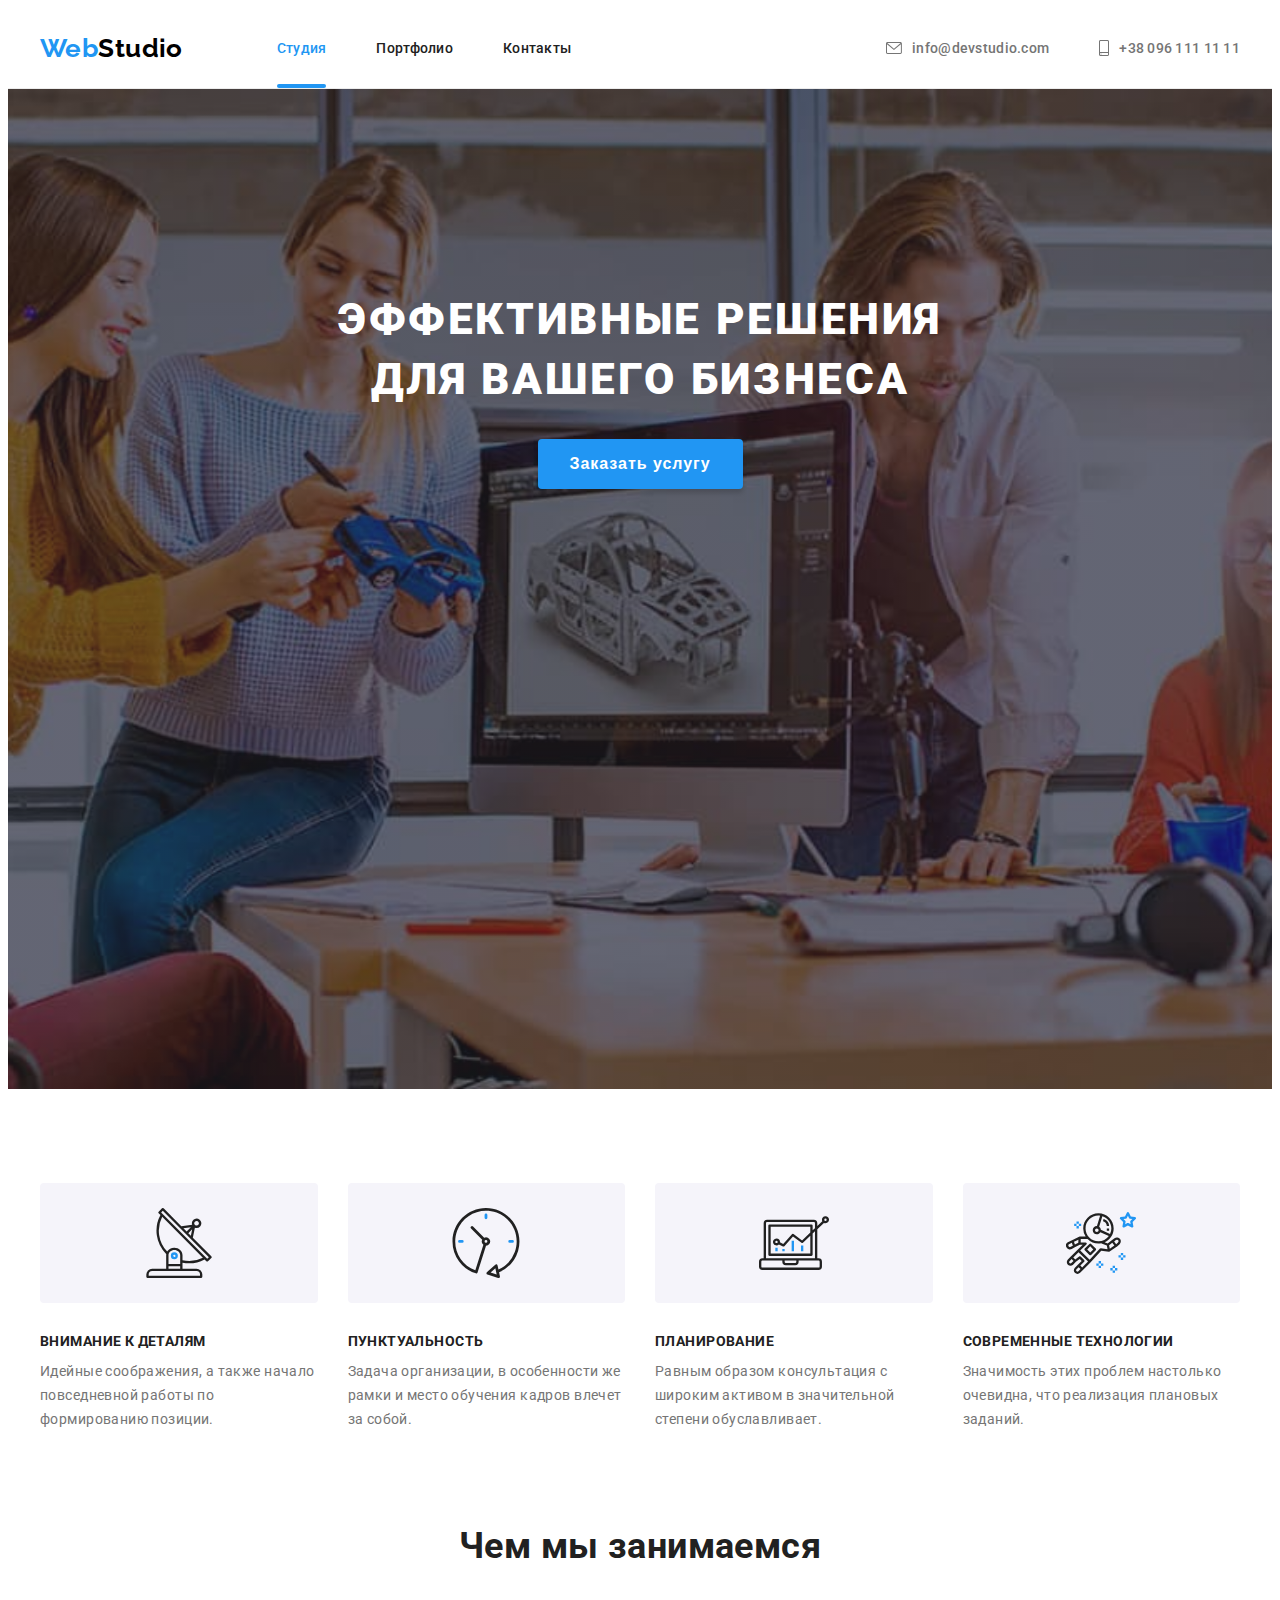
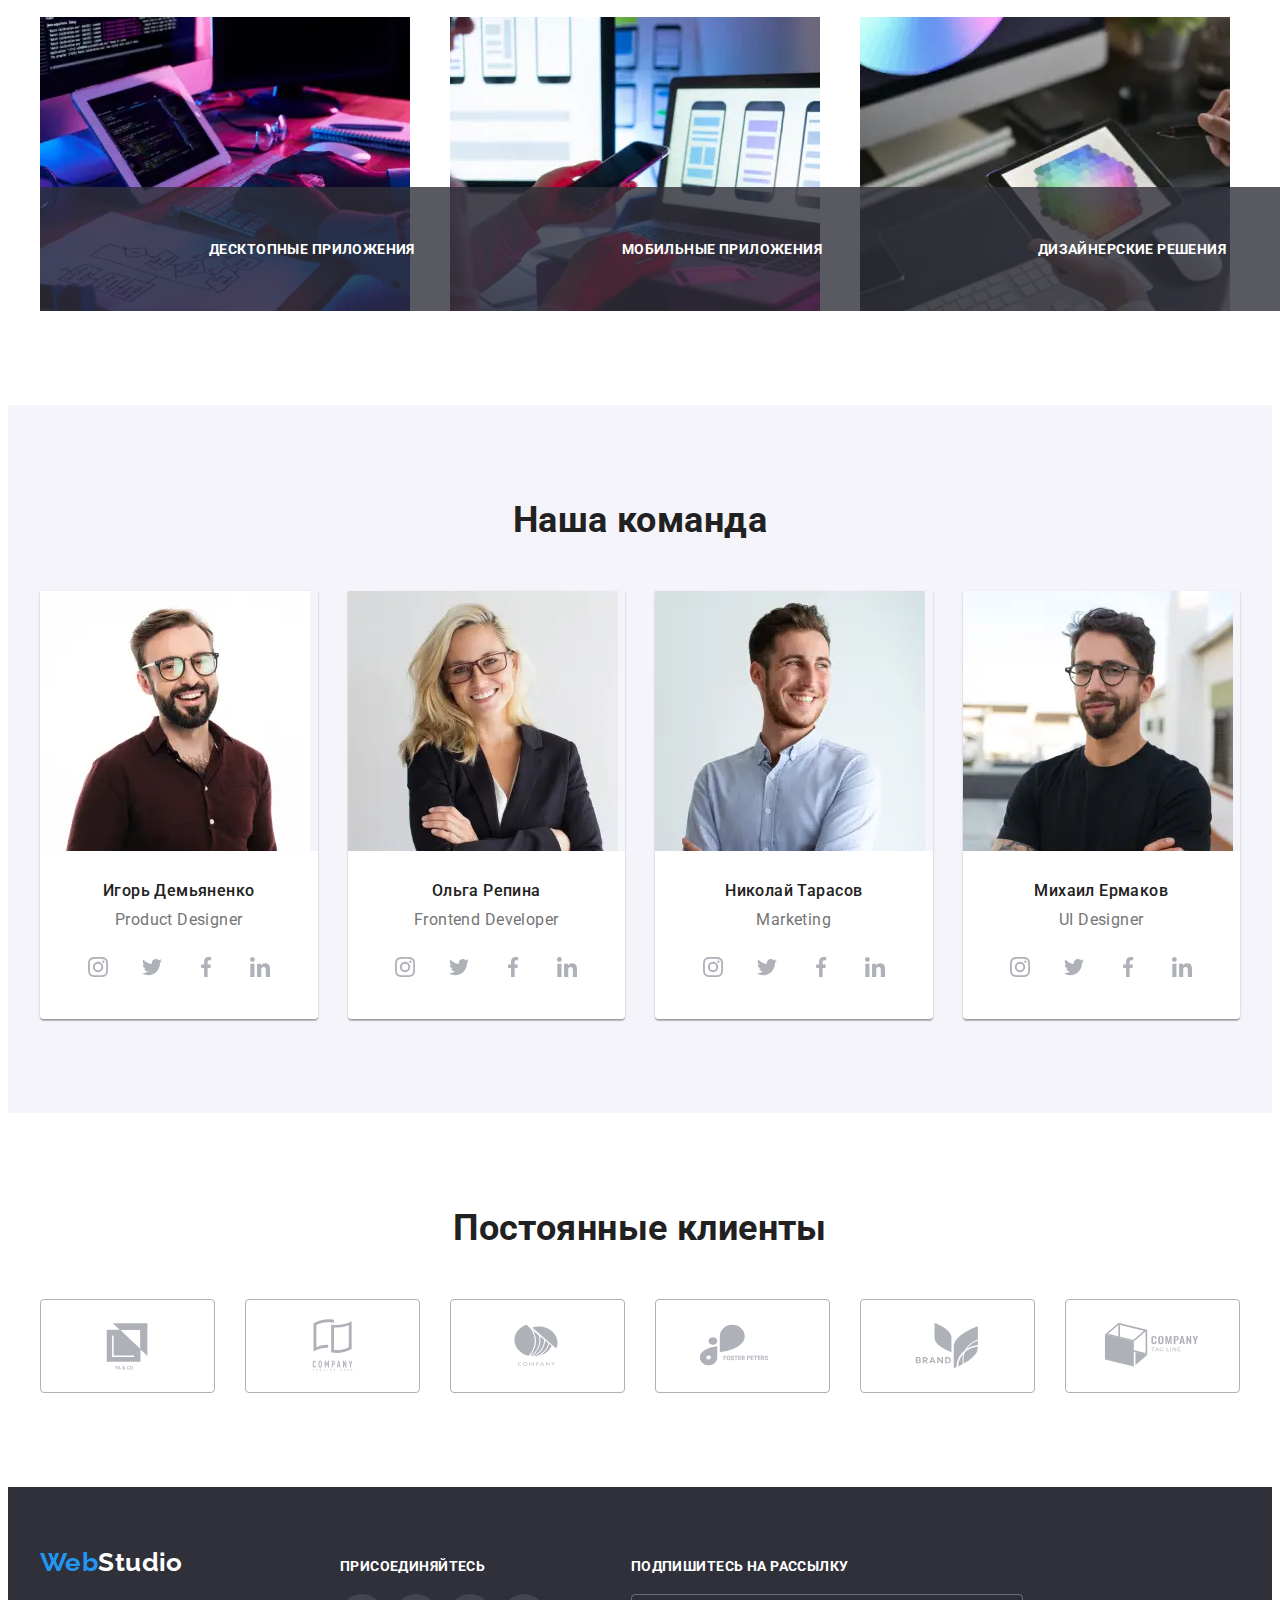
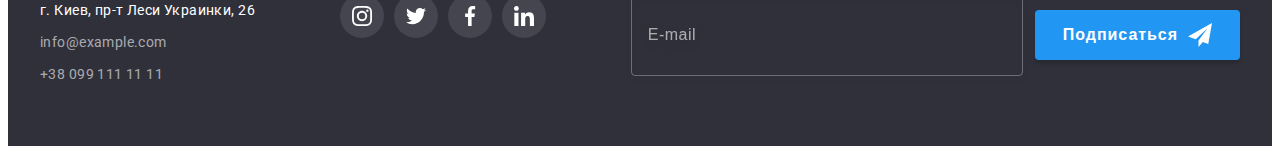
<file: index.html>
<!DOCTYPE html>
<html lang="ru">
<head>
    <meta charset="UTF-8">
    <meta http-equiv="X-UA-Compatible" content="IE=edge">
    <meta name="viewport" content="width=device-width, initial-scale=1.0">
    <title>WebStudio</title>
    <!-- FONTS -->
    <link rel="preconnect" href="https://fonts.gstatic.com">
    <link href="https://fonts.googleapis.com/css2?family=Raleway:wght@700&family=Roboto:wght@400;500;700;900&display=swap"
        rel="stylesheet">
    <!-- ANIMATION LIBRARY-->
    <link rel="stylesheet" href="https://cdnjs.cloudflare.com/ajax/libs/animate.css/4.1.1/animate.min.css">
    <!-- MODERN-NORMALIZE -->
    <link rel="stylesheet" href="https://cdnjs.cloudflare.com/ajax/libs/modern-normalize/1.0.0/modern-normalize.min.css"
        integrity="sha512-ISS7cAi1PEhQ8jnbJpJZMd29NlhNj4AWYyLOSp2CE/CsHxTCu+r+t0D2yoJudVrd0/8fTVPUVDzY5Tvli75u/g=="
        crossorigin="anonymous">
    <!-- STYLES -->
    <link rel="stylesheet" href="./css/main.min.css">
</head>

<body>
    <!-- HEADER -->
    <header class="header section">
        <div class="header__container container">
            <!-- NAVIGATION -->
            <nav class="main-nav">
                <a class="logo link animate__animated animate__rollIn" href="./index.html" lang="en">Web<span class="logo__logo-header">Studio</span></a>
                <ul class="main-nav__list list">
                    <li class="main-nav__item">
                        <a class="main-nav__link link title current" href="./index.html">Студия</a>
                    </li>
                    <li class="main-nav__item">
                        <a class="main-nav__link link title" href="./portfolio.html">Портфолио</a>
                    </li>
                    <li class="main-nav__item">
                        <a class="main-nav__link link title" href="">Контакты</a>
                    </li>
                </ul>
            </nav>
            <button class="header__mobile-menu-btn" type="button" data-menu-button>
                <svg class="header__mobile-menu-icon" width="40" height="40">
                    <use href="./images/icons.svg#icon-menu"></use>
                </svg>
            </button>
            <!-- HEADER CONTACTS -->
            <ul class="header-contacts list">
                <li class="header-contacts__item">
                    <a class="header-contacts__link link title" href="mailto:info@devstudio.com">
                        <svg class="header-contacts__icon" width="16" height="12">
                            <use href="./images/icons.svg#icon-envelope"></use>
                        </svg>info@devstudio.com
                    </a>
                </li>
                <li class="header-contacts__item">
                    <a class="header-contacts__link link title" href="tel:+380961111111">
                        <svg class="header-contacts__icon" width="10" height="16">
                            <use href="./images/icons.svg#icon-smartphone"></use>
                        </svg>+38 096 111 11 11
                    </a>
                </li>
            </ul>
        </div>
        <!-- MOBILE MENU -->
        <div class="mobile-menu is-hidden"  data-menu>
            <div class="container mobile-menu__container">
                <button class="mobile-menu__close-btn" type="button" data-menu-close>
                    <svg class="" width="18" height="18">
                        <use href="./images/icons.svg#icon-close"></use>
                    </svg>
                </button>
                <!-- MOBILE NAVIGATION -->
                <ul class="mobile-menu__nav list">
                    <li class="mobile-menu__item">
                        <a href="./index.html" class="mobile-menu__link link current current--mobile">Студия</a>
                    </li>
                    <li class="mobile-menu__item">
                        <a href="./portfolio.html" class="mobile-menu__link link">Портфолио</a>
                    </li>
                    <li class="mobile-menu__item">
                        <a href="" class="mobile-menu__link link">Контакты</a>
                    </li>
                </ul>
                <!-- MOBILE CONTACTS -->
                <ul class="mobile-contacts list">
                    <li class="mobile-contacts__item">
                        <a class="mobile-contacts__link mobile-contacts__link--phone link" href="tel:+380961111111">+38 096 111 11 11</a>
                    </li>
                    <li class="mobile-contacts__item">
                        <a class="mobile-contacts__link mobile-contacts__link--mail link" href="mailto:info@devstudio.com">info@devstudio.com</a>
                    </li>
                </ul>
                <!-- MOBILE SOCIALS -->
                <ul class="mobile-socials list">
                    <li class="mobile-socials__item">
                        <a href="" class="mobile-socials__link link line">Instagram</a>
                    </li>
                    <li class="mobile-socials__item">
                        <a href="" class="mobile-socials__link link line">Twitter</a>
                    </li>
                    <li class="mobile-socials__item">
                        <a href="" class="mobile-socials__link link line">Facebook</a>
                    </li>
                    <li class="mobile-socials__item">
                        <a href="" class="mobile-socials__link link">LinkedIn</a>
                    </li>
                </ul>

            </div>
        </div>
    </header>

    <main>
        <!-- HERO -->
        <section class="hero section">
            <div class="hero__container container">
                <h1 class="hero__title">Эффективные решения для вашего бизнеса</h1>
                <button class="modal-btn" type="button" data-modal-open>Заказать услугу</button>
            </div>
        </section>
        
        <!-- FEATURES -->
        <section class="features section">
            <div class="container">
                <h2 class="section-title title visually-hidden">Особенности</h2>
                <!-- FEATURES LIST-->
                <ul class="features__list list">
                    <li class="features__item">
                        <div class="features__block">
                            <svg class="features__icon"  width="70" height="70">
                                <use href="./images/icons.svg#icon-antenna"></use>
                            </svg>
                        </div>
                        <h3 class="features__title title">Внимание к деталям</h3>
                        <p class="features__desc">Идейные соображения, а также начало повседневной работы по формированию позиции.</p>
                    </li>
                    <li class="features__item">
                        <div class="features__block">
                            <svg class="features__icon"  width="70" height="70">
                                <use href="./images/icons.svg#icon-clock"></use>
                            </svg>
                        </div>
                        <h3 class="features__title title">Пунктуальность</h3>
                        <p class="features__desc">Задача организации, в особенности же рамки и место обучения кадров влечет за собой.</p>
                    </li>
                    <li class="features__item">
                        <div class="features__block">
                            <svg class="features__icon"  width="70" height="70">
                                <use href="./images/icons.svg#icon-diagram"></use>
                            </svg>
                        </div>
                        <h3 class="features__title title">Планирование</h3>
                        <p class="features__desc">Равным образом консультация с широким активом в значительной степени обуславливает.</p>
                    </li>
                    <li class="features__item">
                        <div class="features__block">
                            <svg class="features__icon"  width="70" height="70">
                                <use href="./images/icons.svg#icon-astronaut"></use>
                            </svg>
                        </div>
                        <h3 class="features__title title">Современные технологии</h3>
                        <p class="features__desc">Значимость этих проблем настолько очевидна, что реализация плановых заданий.</p>
                    </li>
                </ul>
            </div>
        </section>
        
        <!-- WHAT WE DO -->
        <section class="what-we-do section">
            <div class="container">
                <h2 class="section-title title">Чем мы занимаемся</h2>
                <!-- WHAT WE DO LIST -->
                <ul class="what-we-do__list list">
                    <li class="what-we-do__item">
                        <picture>
                            <source srcset="./images/what-we-do/we-do-1/we-do-1.webp 1x, ./images/what-we-do/we-do-1/we-do-1@2x.webp 2x"
                                media="(min-width: 1200px)" type="image/webp">
                            <source srcset="./images/what-we-do/we-do-1/we-do-1.jpg 1x, ./images/what-we-do/we-do-1/we-do-1@2x.jpg 2x"
                                media="(min-width: 1200px)">

                            <img 
                                class="what-we-do__img"
                                src="#"
                                alt="Слайд работы"
                                />
                        </picture>
                        <div class="what-we-do__overlay">
                            <p class="what-we-do__title title">Десктопные приложения</p>
                        </div>
                    </li>
                    <li class="what-we-do__item">
                        <picture>
                            <source srcset="./images/what-we-do/we-do-2/we-do-2.webp 1x, ./images/what-we-do/we-do-2/we-do-2@2x.webp 2x"
                                media="(min-width: 1200px)" type="image/webp">
                            <source srcset="./images/what-we-do/we-do-2/we-do-2.jpg 1x, ./images/what-we-do/we-do-2/we-do-2@2x.jpg 2x"
                                media="(min-width: 1200px)">

                            <img 
                                class="what-we-do__img"
                                src="#"
                                alt="Слайд работы"
                                />
                        </picture>
                        <div class="what-we-do__overlay">
                            <p class="what-we-do__title title">Мобильные приложения</p>
                        </div>
                    </li>
                    <li class="what-we-do__item">
                        <picture>
                            <source srcset="./images/what-we-do/we-do-3/we-do-3.webp 1x, ./images/what-we-do/we-do-3/we-do-3@2x.webp 2x"
                                media="(min-width: 1200px)" type="image/webp">
                            <source srcset="./images/what-we-do/we-do-3/we-do-3.jpg 1x, ./images/what-we-do/we-do-3/we-do-3@2x.jpg 2x"
                                media="(min-width: 1200px)">
                                
                            <img 
                                class="what-we-do__img" 
                                src="#" 
                                alt="Слайд работы" 
                                />
                        </picture>
                     <div class="what-we-do__overlay">
                            <p class="what-we-do__title title">Дизайнерские решения</p>
                        </div>
                    </li>
                </ul>
            </div>
        </section>

        <!-- OUR TEAM -->
        <section class="team section">
            <div class="container">
                <h2 class="section-title title">Наша команда</h2>
                <!-- TEAM LIST -->
                <ul class="team__list">
                    <li class="team__item list">
                        <picture>
                            <source srcset="./images/team/img-1/img-1-desk.webp 1x, ./images/team/img-1/img-1-desk@2x.webp 2x" 
                                media="(min-width: 1200px)" type="image/webp">
                            <source srcset="./images/team/img-1/img-1-desk.jpg 1x, ./images/team/img-1/img-1-desk@2x.jpg 2x" 
                                media="(min-width: 1200px)">

                            <source srcset="./images/team/img-1/img-1-tab.webp 1x, ./images/team/img-1/img-1-tab@2x.webp 2x" 
                                media="(min-width: 768px)" type="image/webp">
                            <source srcset="./images/team/img-1/img-1-tab.jpg 1x, ./images/team/img-1/img-1-tab@2x.jpg 2x" 
                                media="(min-width: 768px)">                            

                            <source srcset="./images/team/img-1/img-1-mob.webp 1x, ./images/team/img-1/img-1-mob@2x.webp 2x" 
                                 type="image/webp">
                            <source srcset="./images/team/img-1/img-1-mob.jpg 1x, ./images/team/img-1/img-1-mob@2x.jpg 2x" >

                            <img class="team__img" src="./images/team/img-1/img-1-mob.jpg" alt="Игорь Демьяненко">
                        </picture>
                        <div class="team__container">
                            <h3 class="team__member title">Игорь Демьяненко</h3>
                            <p class="team__job" lang="en">Product Designer</p>
                            <!-- TEAM SOCIAL LIST -->
                            <ul class="socials list">
                                <li class="socials__item">
                                    <a class="socials__link link" href="">
                                        <svg class="socials__icon" width="20" height="20">
                                            <use href="./images/icons.svg#icon-instagram"></use>
                                        </svg>
                                    </a>
                                </li>
                                <li class="socials__item">
                                    <a class="socials__link link" href="">
                                        <svg class="socials__icon" width="20" height="20">
                                            <use href="./images/icons.svg#icon-twitter"></use>
                                        </svg>
                                    </a>
                                </li>
                                <li class="socials__item">
                                    <a class="socials__link link" href="">
                                        <svg class="socials__icon" width="20" height="20">
                                            <use href="./images/icons.svg#icon-facebook"></use>
                                        </svg>
                                    </a>
                                </li>
                                <li class="socials__item">
                                    <a class="socials__link link" href="">
                                        <svg class="socials__icon" width="20" height="20">
                                            <use href="./images/icons.svg#icon-linkedin"></use>
                                        </svg>
                                    </a>
                                </li>
                            </ul>
                        </div>                        
                    </li>
                    <li class="team__item list">
                        <picture>
                            <source srcset="./images/team/img-2/img-2-desk.webp 1x, ./images/team/img-2/img-2-desk@2x.webp 2x"
                                media="(min-width: 1200px)" type="image/webp">
                            <source srcset="./images/team/img-2/img-2-desk.jpg 1x, ./images/team/img-2/img-2-desk@2x.jpg 2x"
                                media="(min-width: 1200px)">

                            <source srcset="./images/team/img-2/img-2-tab.webp 1x, ./images/team/img-2/img-2-tab@2x.webp 2x"
                                media="(min-width: 768px)" type="image/webp">
                            <source srcset="./images/team/img-2/img-2-tab.jpg 1x, ./images/team/img-2/img-2-tab@2x.jpg 2x"
                                media="(min-width: 768px)">                        

                            <source srcset="./images/team/img-2/img-2-mob.webp 1x, ./images/team/img-2/img-2-mob@2x.webp 2x"
                                 type="image/webp">
                            <source srcset="./images/team/img-2/img-2-mob.jpg 1x, ./images/team/img-2/img-2-mob@2x.jpg 2x">

                            <img class="team__img" src="./images/team/img-2/img-2-mob.jpg" alt="Ольга Репина">
                        </picture>
                        <div class="team__container">
                            <h3 class="team__member title">Ольга Репина</h3>
                            <p class="team__job" lang="en">Frontend Developer</p>
                            <!-- TEAM SOCIAL LIST -->
                            <ul class="socials list">
                                <li class="socials__item">
                                    <a class="socials__link link" href="">
                                        <svg class="socials__icon" width="20" height="20">
                                            <use href="./images/icons.svg#icon-instagram"></use>
                                        </svg>
                                    </a>
                                </li>
                                <li class="socials__item">
                                    <a class="socials__link link" href="">
                                        <svg class="socials__icon" width="20" height="20">
                                            <use href="./images/icons.svg#icon-twitter"></use>
                                        </svg>
                                    </a>
                                </li>
                                <li class="socials__item">
                                    <a class="socials__link link" href="">
                                        <svg class="socials__icon" width="20" height="20">
                                            <use href="./images/icons.svg#icon-facebook"></use>
                                        </svg>
                                    </a>
                                </li>
                                <li class="socials__item">
                                    <a class="socials__link link" href="">
                                        <svg class="socials__icon" width="20" height="20">
                                            <use href="./images/icons.svg#icon-linkedin"></use>
                                        </svg>
                                    </a>
                                </li>
                            </ul>
                        </div>                        
                    </li>
                    <li class="team__item list">
                        <picture>
                            <source srcset="./images/team/img-3/img-3-desk.webp 1x, ./images/team/img-3/img-3-desk@2x.webp 2x"
                                media="(min-width: 1200px)" type="image/webp">
                            <source srcset="./images/team/img-3/img-3-desk.jpg 1x, ./images/team/img-3/img-3-desk@2x.jpg 2x"
                                media="(min-width: 1200px)">

                            <source srcset="./images/team/img-3/img-3-tab.webp 1x, ./images/team/img-3/img-3-tab@2x.webp 2x"
                                media="(min-width: 768px)" type="image/webp">
                            <source srcset="./images/team/img-3/img-3-tab.jpg 1x, ./images/team/img-3/img-3-tab@2x.jpg 2x"
                                media="(min-width: 768px)">                        

                            <source srcset="./images/team/img-3/img-3-mob.webp 1x, ./images/team/img-3/img-3-mob@2x.webp 2x"
                                 type="image/webp">
                            <source srcset="./images/team/img-3/img-3-mob.jpg 1x, ./images/team/img-3/img-3-mob@2x.jpg 2x">

                            <img class="team__img" src="./images/team/img-3/img-3-mob.jpg" alt="Николай Тарасов">
                        </picture>
                        <div class="team__container">
                            <h3 class="team__member title">Николай Тарасов</h3>
                            <p class="team__job" lang="en">Marketing</p>
                            <!-- TEAM SOCIAL LIST -->
                            <ul class="socials list">
                                <li class="socials__item">
                                    <a class="socials__link link" href="">
                                        <svg class="socials__icon" width="20" height="20">
                                            <use href="./images/icons.svg#icon-instagram"></use>
                                        </svg>
                                    </a>
                                </li>
                                <li class="socials__item">
                                    <a class="socials__link link" href="">
                                        <svg class="socials__icon" width="20" height="20">
                                            <use href="./images/icons.svg#icon-twitter"></use>
                                        </svg>
                                    </a>
                                </li>
                                <li class="socials__item">
                                    <a class="socials__link link" href="">
                                        <svg class="socials__icon" width="20" height="20">
                                            <use href="./images/icons.svg#icon-facebook"></use>
                                        </svg>
                                    </a>
                                </li>
                                <li class="socials__item">
                                    <a class="socials__link link" href="">
                                        <svg class="socials__icon" width="20" height="20">
                                            <use href="./images/icons.svg#icon-linkedin"></use>
                                        </svg>
                                    </a>
                                </li>
                            </ul>
                        </div>                        
                    </li>
                    <li class="team__item list">
                        <picture>
                            <source srcset="./images/team/img-4/img-4-desk.webp 1x, ./images/team/img-4/img-4-desk@2x.webp 2x"
                                media="(min-width: 1200px)" type="image/webp">
                            <source srcset="./images/team/img-4/img-4-desk.jpg 1x, ./images/team/img-4/img-4-desk@2x.jpg 2x"
                                media="(min-width: 1200px)">

                            <source srcset="./images/team/img-4/img-4-tab.webp 1x, ./images/team/img-4/img-4-tab@2x.webp 2x"
                                media="(min-width: 768px)" type="image/webp">
                            <source srcset="./images/team/img-4/img-4-tab.jpg 1x, ./images/team/img-4/img-4-tab@2x.jpg 2x"
                                media="(min-width: 768px)">                        

                            <source srcset="./images/team/img-4/img-4-mob.webp 1x, ./images/team/img-4/img-4-mob@2x.webp 2x"
                                 type="image/webp">
                            <source srcset="./images/team/img-4/img-4-mob.jpg 1x, ./images/team/img-4/img-4-mob@2x.jpg 2x">

                            <img class="team__img" src="./images/team/img-4/img-4-mob.jpg" alt="Михаил Ермаков">
                        </picture>
                        <div class="team__container">
                            <h3 class="team__member title">Михаил Ермаков</h3>
                            <p class="team__job" lang="en">UI Designer</p>
                            <!-- TEAM SOCIAL LIST -->
                            <ul class="socials list">
                                <li class="socials__item">
                                    <a class="socials__link link" href="">
                                        <svg class="socials__icon" width="20" height="20">
                                            <use href="./images/icons.svg#icon-instagram"></use>
                                        </svg>
                                    </a>
                                </li>
                                <li class="socials__item">
                                    <a class="socials__link link" href="">
                                        <svg class="socials__icon" width="20" height="20">
                                            <use href="./images/icons.svg#icon-twitter"></use>
                                        </svg>
                                    </a>
                                </li>
                                <li class="socials__item">
                                    <a class="socials__link link" href="">
                                        <svg class="socials__icon" width="20" height="20">
                                            <use href="./images/icons.svg#icon-facebook"></use>
                                        </svg>
                                    </a>
                                </li>
                                <li class="socials__item">
                                    <a class="socials__link link" href="">
                                        <svg class="socials__icon" width="20" height="20">
                                            <use href="./images/icons.svg#icon-linkedin"></use>
                                        </svg>
                                    </a>
                                </li>
                            </ul>
                        </div>
                    </li>
                </ul>
            </div>
        </section>

        <!-- REGULAR CUSTOMERS -->
        <section class="customers section">
            <div class="container">
                <h2 class="section-title title">Постоянные клиенты</h2>
                <!-- CUSTOMER LIST -->
                <ul class="customers__list list">
                    <li class="customers__item">
                        <a class="customers__link link" href="">
                            <svg class="customers__icon" width="106" height="60">
                                <use href="./images/icons.svg#icon-client-logo-1"></use>
                            </svg>
                        </a>
                    </li>
                    <li class="customers__item">
                        <a class="customers__link link" href="">
                            <svg class="customers__icon" width="106" height="60">
                                <use href="./images/icons.svg#icon-client-logo-2"></use>
                            </svg>
                        </a>
                    </li>
                    <li class="customers__item">
                        <a class="customers__link link" href="">
                            <svg class="customers__icon" width="106" height="60">
                                <use href="./images/icons.svg#icon-client-logo-3"></use>
                            </svg>
                        </a>
                    </li>
                    <li class="customers__item">
                        <a class="customers__link link" href="">
                            <svg class="customers__icon" width="106" height="60">
                                <use href="./images/icons.svg#icon-client-logo-4"></use>
                            </svg>
                        </a>
                    </li>
                    <li class="customers__item">
                        <a class="customers__link link" href="">
                            <svg class="customers__icon" width="106" height="60">
                                <use href="./images/icons.svg#icon-client-logo-5"></use>
                            </svg>
                        </a>
                    </li>
                    <li class="customers__item">
                        <a class="customers__link link" href="">
                            <svg class="customers__icon" width="106" height="60">
                                <use href="./images/icons.svg#icon-client-logo-6"></use>
                            </svg>
                        </a>
                    </li>
                </ul>
            </div>
        </section>
    </main>

    <!-- FOOTER -->
    <footer class="footer section">
        <div class="container footer-container">
            <!-- ADDRESS BLOCK -->
            <div class="address-block">
                <a class="logo link" href="./index.html" lang="en">Web<span class="logo__logo-footer">Studio</span></a>
                <address class="address">
                    <ul class="contact-list list">
                        <li class="contact-list-item">
                            <a class="contact-list-link map link" href="https://goo.gl/maps/BpynBZvPYrAq3FyV8" target="_blank"
                                rel="noopener noreferrer">г. Киев, пр-т Леси Украинки, 26</a>
                        </li>
                        <li class="contact-list-item">
                            <a class="contact-list-link footer-mail link" href="mailto:info@example.com">info@example.com</a>
                        </li>
                        <li class="contact-list-item">
                            <a class="contact-list-link footer-tel link" href="tel:+380991111111">+38 099 111 11 11</a>
                        </li>
                    </ul>
                </address>
            </div>
            <!-- SOCIAL BLOCK -->
            <div class="footer-socials-block">
                <h3 class="features__title socials-title title">Присоединяйтесь</h3>
                <!-- SOCIAL LIST -->
                <ul class="socials list">
                    <li class="socials__item">
                        <a class="socials__link socials__link--dark link" href="">
                            <svg class="socials__icon" width="20" height="20">
                                <use href="./images/icons.svg#icon-instagram"></use>
                            </svg>
                        </a>
                    </li>
                    <li class="socials__item">
                        <a class="socials__link socials__link--dark link" href="">
                            <svg class="socials__icon" width="20" height="20">
                                <use href="./images/icons.svg#icon-twitter"></use>
                            </svg>
                        </a>
                    </li>
                    <li class="socials__item">
                        <a class="socials__link socials__link--dark link" href="">
                            <svg class="socials__icon" width="20" height="20">
                                <use href="./images/icons.svg#icon-facebook"></use>
                            </svg>
                        </a>
                    </li>
                    <li class="socials__item">
                        <a class="socials__link socials__link--dark link" href="">
                            <svg class="socials__icon" width="20" height="20">
                                <use href="./images/icons.svg#icon-linkedin"></use>
                            </svg>
                        </a>
                    </li>
                </ul>
            </div>
            <!-- EMAIL BLOCK -->
            <div class="contact-block">
                <h3 class="features__title socials-title title">Подпишитесь на рассылку</h3>
                <form class="email-form" action="#" name="footer-email-form">
                    <div class="footer-input-wrapper">
                        <input class="footer-contact-input" type="email" name="user-email" placeholder="E-mail">
                        <button class="footer-form-btn" type="submit"><span class="btn-text-wrapper">Подписаться</span>
                            <svg class="footer-form-icon" width="24" height="24">
                                <use href="./images/icons.svg#icon-send"></use>
                            </svg>
                        </button>
                    </div>
                </form>
            </div>
        </div>
    </footer>

    <!-- BACKDROP AND MODAL -->
    <div class="backdrop is-hidden" data-modal>
        <div class="modal">
            <button class="modal-close-btn" type="button" data-modal-close>
                <svg class="" width="18" height="18">
                    <use href="./images/icons.svg#icon-close"></use>
                </svg>
            </button>
            <form class="modal-form" action="#" name="modal-form">
                <p class="modal-form-head">Оставьте свои данные, мы вам перезвоним</p>
                <label class="modal-form-field">Имя
                    <span class="modal-form-input-wrapper">
                        <input class="modal-form-input" type="text" name="user-name" 
                            minlength="2" placeholder=" " required>
                        <svg class="modal-form-icon" height="18" width="18">
                            <use href="./images/icons.svg#icon-input-person"></use>
                        </svg>
                    </span>
                </label>
                <label class="modal-form-field">Телефон
                    <span class="modal-form-input-wrapper">
                        <input class="modal-form-input" type="tel" name="user-phone" 
                            pattern="[0-9]{3}-[0-9]{3}-[0-9]{2}-[0-9]{2}" title="067-000-00-00" placeholder=" " required>
                        <svg class="modal-form-icon" height="18" width="18">
                            <use href="./images/icons.svg#icon-input-phone"></use>
                        </svg>
                    </span>
                </label>
                <label class="modal-form-field">Почта
                    <span class="modal-form-input-wrapper">
                        <input class="modal-form-input" type="email" name="user-email" 
                            placeholder=" " required>
                        <svg class="modal-form-icon" height="18" width="18">
                            <use href="./images/icons.svg#icon-input-email"></use>
                        </svg>
                    </span>
                </label>
                <label class="modal-form-field">Комментарий
                    <textarea class="modal-form-message" name="user-messege" placeholder="Введите текст"></textarea>
                </label>
                <input class="modal-form-checkbox visually-hidden" type="checkbox" name="user-policy" 
                    id="checkbox-policy" required>
                <label class="modal-form-field modal-form-checkbox-policy" for="checkbox-policy">Соглашаюсь с рассылкой и принимаю <a 
                    class="modal-form-policy-link" href="">Условия договора</a>
                </label>

                <button class="modal-form-btn" type="submit">Отправить</button>
            
            </form>
        </div>
    </div>

    <script src="./js/menu.js"></script>
    <script src="./js/modal.js"></script>
</body>

</html>
</file>
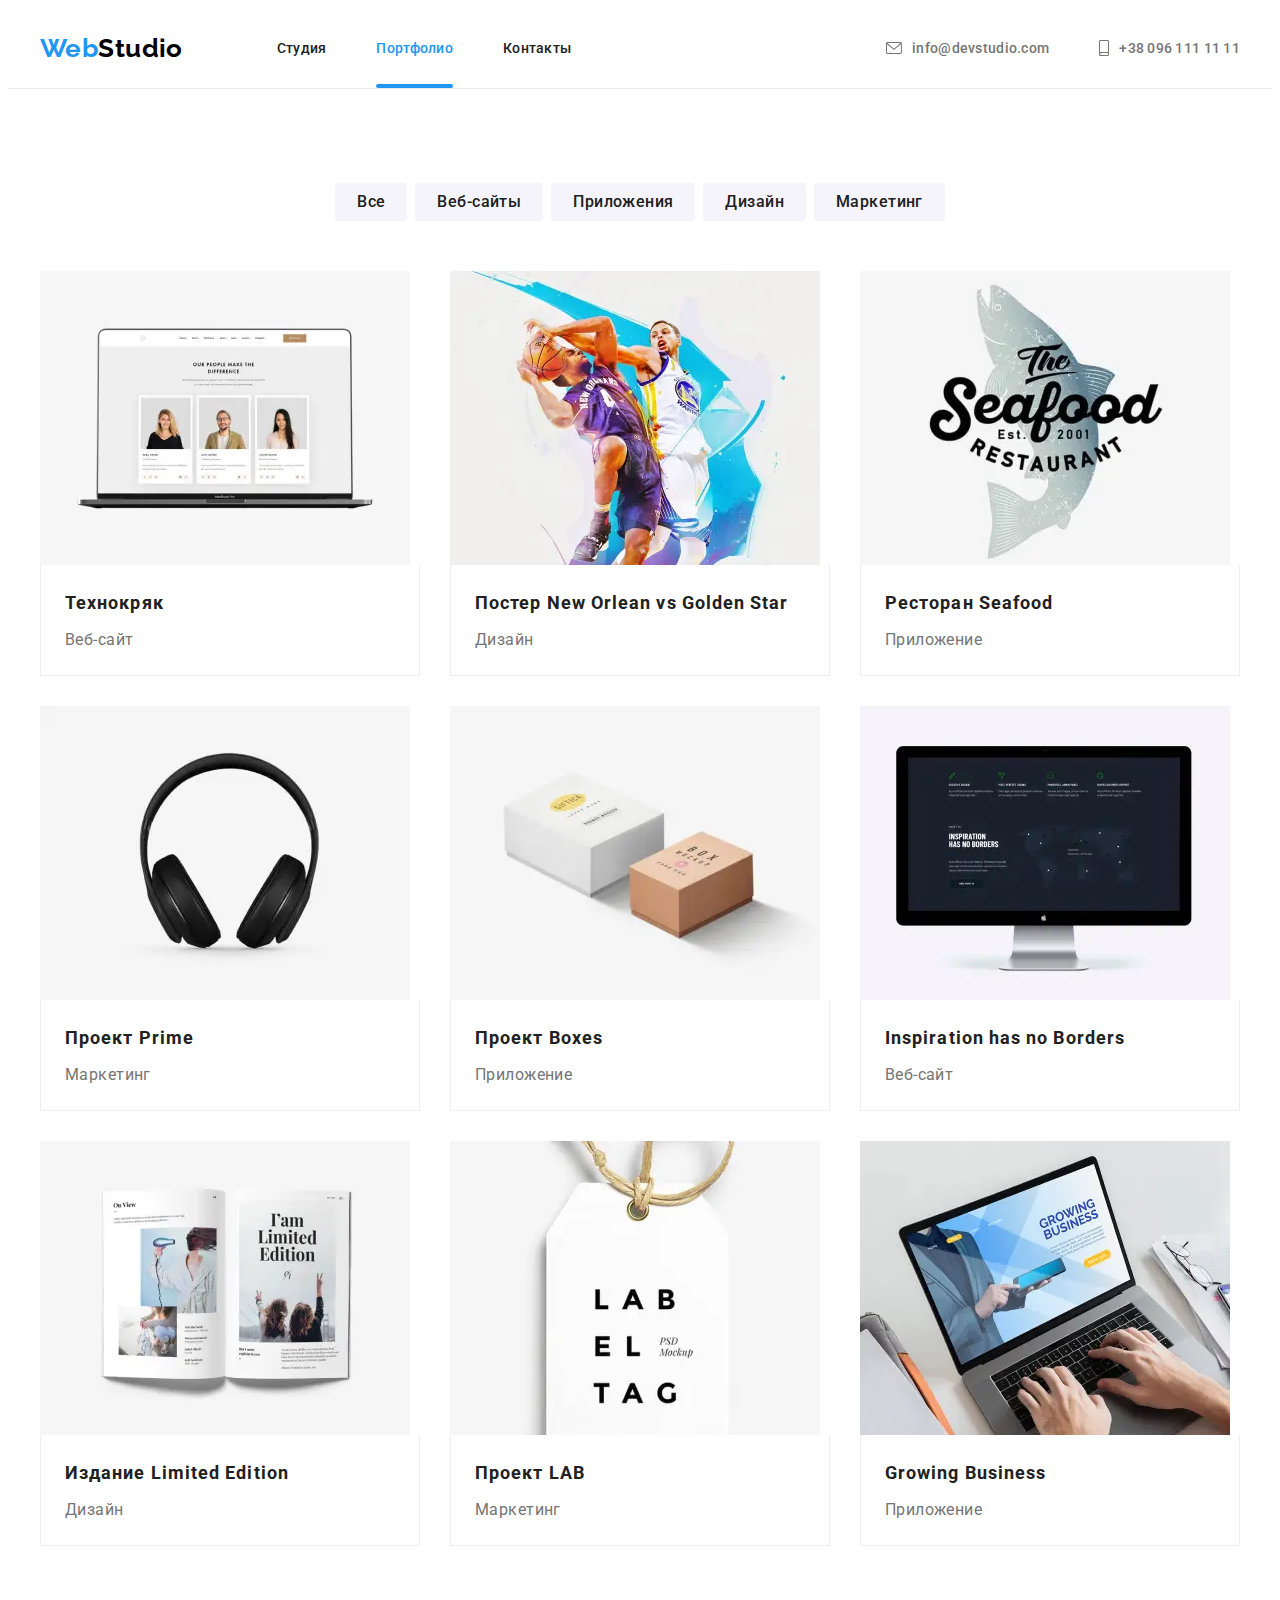
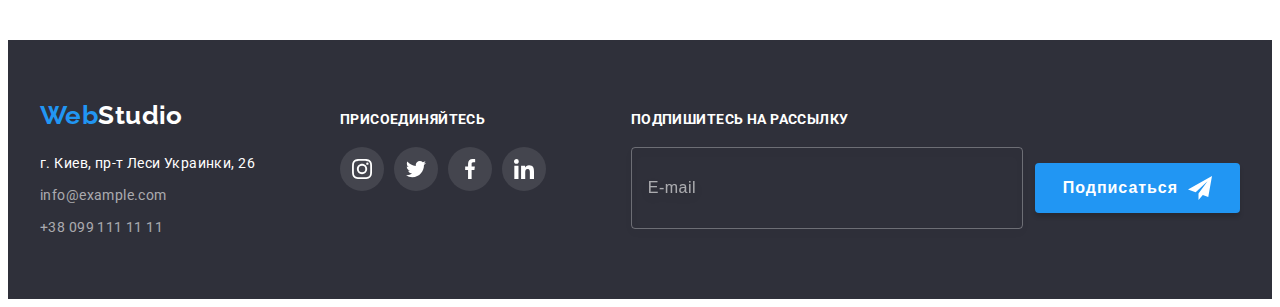
<file: portfolio.html>
<!DOCTYPE html>
<html lang="ru">
<head>
    <meta charset="UTF-8">
    <meta http-equiv="X-UA-Compatible" content="IE=edge">
    <meta name="viewport" content="width=device-width, initial-scale=1.0">
    <title>Porfilio</title>
    <!-- FONTS -->
    <link rel="preconnect" href="https://fonts.gstatic.com">
    <link href="https://fonts.googleapis.com/css2?family=Raleway:wght@700&family=Roboto:wght@400;500;700;900&display=swap"
        rel="stylesheet">
    <!-- ANIMATION LIBRARY-->
    <link rel="stylesheet" href="https://cdnjs.cloudflare.com/ajax/libs/animate.css/4.1.1/animate.min.css">
    <!-- MODERN-NORMALIZE -->
    <link rel="stylesheet" href="https://cdnjs.cloudflare.com/ajax/libs/modern-normalize/1.0.0/modern-normalize.min.css"
        integrity="sha512-ISS7cAi1PEhQ8jnbJpJZMd29NlhNj4AWYyLOSp2CE/CsHxTCu+r+t0D2yoJudVrd0/8fTVPUVDzY5Tvli75u/g=="
        crossorigin="anonymous">
    <!-- STYLES -->
    <link rel="stylesheet" href="./css/main.min.css">
</head>

<body>
    <!-- HEADER -->
    <header class="header section">
        <div class="header__container container">
            <!-- NAVIGATION -->
            <nav class="main-nav">
                <a class="logo link animate__animated animate__rollIn" href="./index.html" lang="en">Web<span
                        class="logo__logo-header">Studio</span></a>
                <ul class="main-nav__list list">
                    <li class="main-nav__item">
                        <a class="main-nav__link link title" href="./index.html">Студия</a>
                    </li>
                    <li class="main-nav__item">
                        <a class="main-nav__link link title current" href="./portfolio.html">Портфолио</a>
                    </li>
                    <li class="main-nav__item">
                        <a class="main-nav__link link title" href="">Контакты</a>
                    </li>
                </ul>
            </nav>
            <button class="header__mobile-menu-btn" type="button" data-menu-button>
                <svg class="header__mobile-menu-icon" width="40" height="40">
                    <use href="./images/icons.svg#icon-menu"></use>
                </svg>
            </button>
            <!-- HEADER CONTACTS -->
            <ul class="header-contacts list">
                <li class="header-contacts__item">
                    <a class="header-contacts__link link title" href="mailto:info@devstudio.com">
                        <svg class="header-contacts__icon" width="16" height="12">
                            <use href="./images/icons.svg#icon-envelope"></use>
                        </svg>info@devstudio.com
                    </a>
                </li>
                <li class="header-contacts__item">
                    <a class="header-contacts__link link title" href="tel:+380961111111">
                        <svg class="header-contacts__icon" width="10" height="16">
                            <use href="./images/icons.svg#icon-smartphone"></use>
                        </svg>+38 096 111 11 11
                    </a>
                </li>
            </ul>
        </div>
        <div class="mobile-menu is-hidden" data-menu>
            <div class="container mobile-menu__container">
                <button class="mobile-menu__close-btn" type="button" data-menu-close>
                    <svg class="" width="18" height="18">
                        <use href="./images/icons.svg#icon-close"></use>
                    </svg>
                </button>
                <ul class="mobile-menu__nav list">
                    <li class="mobile-menu__item">
                        <a href="./index.html" class="mobile-menu__link link">Студия</a>
                    </li>
                    <li class="mobile-menu__item">
                        <a href="./portfolio.html" class="mobile-menu__link link current current--mobile">Портфолио</a>
                    </li>
                    <li class="mobile-menu__item">
                        <a href="" class="mobile-menu__link link">Контакты</a>
                    </li>
                </ul>
                <ul class="mobile-contacts list">
                    <li class="mobile-contacts__item">
                        <a class="mobile-contacts__link mobile-contacts__link--phone link" href="tel:+380961111111">+38 096
                            111 11 11</a>
                    </li>
                    <li class="mobile-contacts__item">
                        <a class="mobile-contacts__link mobile-contacts__link--mail link"
                            href="mailto:info@devstudio.com">info@devstudio.com</a>
                    </li>
                </ul>
                <ul class="mobile-socials list">
                    <li class="mobile-socials__item">
                        <a href="" class="mobile-socials__link link line">Instagram</a>
                    </li>
                    <li class="mobile-socials__item">
                        <a href="" class="mobile-socials__link link line">Twitter</a>
                    </li>
                    <li class="mobile-socials__item">
                        <a href="" class="mobile-socials__link link line">Facebook</a>
                    </li>
                    <li class="mobile-socials__item">
                        <a href="" class="mobile-socials__link link">LinkedIn</a>
                    </li>
                </ul>
    
            </div>
        </div>
    </header>
    <main>
        <!-- PORTFOLIO -->
        <section class="portfolio section">
            <div class="container">
                <h1 class="visually-hidden">Portfolio</h1>
                <!-- FILTER -->
                <ul class="filter list">
                    <li class="filter__item">
                        <button class="filter__button" type="button">Все</button>
                    </li>
                    <li class="filter__item">
                        <button class="filter__button" type="button">Веб-сайты</button>
                    </li>
                    <li class="filter__item">
                        <button class="filter__button" type="button">Приложения</button>
                    </li>
                    <li class="filter__item">
                        <button class="filter__button" type="button">Дизайн</button>
                    </li>
                    <li class="filter__item">
                        <button class="filter__button" type="button">Маркетинг</button>
                    </li>
                </ul>
                <!-- PROJECT LIST -->
                <ul class="project-list list">
                    <li class="project__item">
                        <a class="project__link link" href="">
                            <div class="project__header">
                                <picture>
                                    <source srcset="./images/portfolio/project-01/project-01-desk.webp 1x, ./images/portfolio/project-01/project-01-desk@2x.webp 2x"
                                        media="(min-width: 1200px)" type="image/webp">
                                    <source srcset="./images/portfolio/project-01/project-01-desk.jpg 1x, ./images/portfolio/project-01/project-01-desk@2x.jpg 2x"
                                        media="(min-width: 1200px)">
                                
                                    <source srcset="./images/portfolio/project-01/project-01-tab.webp 1x, ./images/portfolio/project-01/project-01-tab@2x.webp 2x"
                                        media="(min-width: 768px)" type="image/webp">
                                    <source srcset="./images/portfolio/project-01/project-01-tab.jpg 1x, ./images/portfolio/project-01/project-01-tab@2x.jpg 2x"
                                        media="(min-width: 768px)">
                                
                                    <source srcset="./images/portfolio/project-01/project-01-mob.webp 1x, ./images/portfolio/project-01/project-01-mob@2x.webp 2x"
                                         type="image/webp">
                                    <source srcset="./images/portfolio/project-01/project-01-mob.jpg 1x, ./images/portfolio/project-01/project-01-mob@2x.jpg 2x">
                                
                                    <img class="project__img" src="./images/portfolio/project-01/project-01-mob.jpg" alt="Технокряк">
                                </picture>
                                <div class="project__overlay">
                                    <p class="project__desc">Технокряк это современная площадка распространения коронавируса. Компании используют эту платформу для цифрового
                                    шпионажа и атак на защищённые сервера конкурентов.</p>
                                </div>
                            </div>
                            <div class="project__body">
                                <h2 class="project__title title">Технокряк</h2>
                                <p class="project__type">Веб-сайт</p>
                            </div>
                        </a>                        
                    </li>
                    <li class="project__item">
                        <a class="project__link link" href="">
                            <div class="project__header">
                                <picture>
                                    <source
                                        srcset="./images/portfolio/project-02/project-02-desk.webp 1x, ./images/portfolio/project-02/project-02-desk@2x.webp 2x"
                                        media="(min-width: 1200px)" type="image/webp">
                                    <source
                                        srcset="./images/portfolio/project-02/project-02-desk.jpg 1x, ./images/portfolio/project-02/project-02-desk@2x.jpg 2x"
                                        media="(min-width: 1200px)">
                                
                                    <source
                                        srcset="./images/portfolio/project-02/project-02-tab.webp 1x, ./images/portfolio/project-02/project-02-tab@2x.webp 2x"
                                        media="(min-width: 768px)" type="image/webp">
                                    <source
                                        srcset="./images/portfolio/project-02/project-02-tab.jpg 1x, ./images/portfolio/project-02/project-02-tab@2x.jpg 2x"
                                        media="(min-width: 768px)">
                                
                                    <source
                                        srcset="./images/portfolio/project-02/project-02-mob.webp 1x, ./images/portfolio/project-02/project-02-mob@2x.webp 2x"
                                         type="image/webp">
                                    <source
                                        srcset="./images/portfolio/project-02/project-02-mob.jpg 1x, ./images/portfolio/project-02/project-02-mob@2x.jpg 2x">
                                
                                    <img class="project__img" src="./images/portfolio/project-02/project-02-mob.jpg" alt="Постер New Orlean vs Golden Star">
                                </picture>                               
                                <div class="project__overlay">
                                    <p class="project__desc">Технокряк это современная площадка распространения коронавируса. Компании используют
                                        эту платформу для цифрового
                                        шпионажа и атак на защищённые сервера конкурентов.</p>
                                </div>
                            </div>
                            <div class="project__body">
                                <h2 class="project__title title">Постер New Orlean vs Golden Star</h2>
                                <p class="project__type">Дизайн</p>
                            </div>
                        </a>                        
                    </li>
                    <li class="project__item">
                        <a class="project__link link" href="">
                            <div class="project__header">
                                <picture>
                                    <source
                                        srcset="./images/portfolio/project-03/project-03-desk.webp 1x, ./images/portfolio/project-03/project-03-desk@2x.webp 2x"
                                        media="(min-width: 1200px)" type="image/webp">
                                    <source
                                        srcset="./images/portfolio/project-03/project-03-desk.jpg 1x, ./images/portfolio/project-03/project-03-desk@2x.jpg 2x"
                                        media="(min-width: 1200px)">
                                
                                    <source
                                        srcset="./images/portfolio/project-03/project-03-tab.webp 1x, ./images/portfolio/project-03/project-03-tab@2x.webp 2x"
                                        media="(min-width: 768px)" type="image/webp">
                                    <source
                                        srcset="./images/portfolio/project-03/project-03-tab.jpg 1x, ./images/portfolio/project-03/project-03-tab@2x.jpg 2x"
                                        media="(min-width: 768px)">
                                
                                    <source
                                        srcset="./images/portfolio/project-03/project-03-mob.webp 1x, ./images/portfolio/project-03/project-03-mob@2x.webp 2x"
                                         type="image/webp">
                                    <source
                                        srcset="./images/portfolio/project-03/project-03-mob.jpg 1x, ./images/portfolio/project-03/project-03-mob@2x.jpg 2x">
                                
                                    <img class="project__img" src="./images/portfolio/project-03/project-03-mob.jpg"
                                        alt="Ресторан Seafood">
                                </picture>
                                <div class="project__overlay">
                                    <p class="project__desc">Технокряк это современная площадка распространения коронавируса. Компании используют эту платформу для цифрового
                                    шпионажа и атак на защищённые сервера конкурентов.</p>
                                </div>
                            </div>
                            <div class="project__body">
                                <h2 class="project__title title">Ресторан Seafood</h2>
                                <p class="project__type">Приложение</p>
                            </div>
                        </a>                        
                    </li>
                    <li class="project__item">
                        <a class="project__link link" href="">
                            <div class="project__header">
                                <picture>
                                    <source
                                        srcset="./images/portfolio/project-04/project-04-desk.webp 1x, ./images/portfolio/project-04/project-04-desk@2x.webp 2x"
                                        media="(min-width: 1200px)" type="image/webp">
                                    <source
                                        srcset="./images/portfolio/project-04/project-04-desk.jpg 1x, ./images/portfolio/project-04/project-04-desk@2x.jpg 2x"
                                        media="(min-width: 1200px)">
                                
                                    <source
                                        srcset="./images/portfolio/project-04/project-04-tab.webp 1x, ./images/portfolio/project-04/project-04-tab@2x.webp 2x"
                                        media="(min-width: 768px)" type="image/webp">
                                    <source
                                        srcset="./images/portfolio/project-04/project-04-tab.jpg 1x, ./images/portfolio/project-04/project-04-tab@2x.jpg 2x"
                                        media="(min-width: 768px)">
                                
                                    <source
                                        srcset="./images/portfolio/project-04/project-04-mob.webp 1x, ./images/portfolio/project-04/project-04-mob@2x.webp 2x"
                                         type="image/webp">
                                    <source
                                        srcset="./images/portfolio/project-04/project-04-mob.jpg 1x, ./images/portfolio/project-04/project-04-mob@2x.jpg 2x">
                                
                                    <img class="project__img" src="./images/portfolio/project-04/project-04-mob.jpg"
                                        alt="Проект Prime">
                                </picture>                                
                                <div class="project__overlay">
                                    <p class="project__desc">Технокряк это современная площадка распространения коронавируса. Компании используют эту платформу для цифрового
                                    шпионажа и атак на защищённые сервера конкурентов.</p>
                                </div>
                            </div>
                            <div class="project__body">
                                <h2 class="project__title title">Проект Prime</h2>
                                <p class="project__type">Маркетинг</p>
                            </div>
                        </a>                        
                    </li>
                    <li class="project__item">
                        <a class="project__link link" href="">
                            <div class="project__header">
                                <picture>
                                    <source
                                        srcset="./images/portfolio/project-05/project-05-desk.webp 1x, ./images/portfolio/project-05/project-05-desk@2x.webp 2x"
                                        media="(min-width: 1200px)" type="image/webp">
                                    <source
                                        srcset="./images/portfolio/project-05/project-05-desk.jpg 1x, ./images/portfolio/project-05/project-05-desk@2x.jpg 2x"
                                        media="(min-width: 1200px)">
                                
                                    <source
                                        srcset="./images/portfolio/project-05/project-05-tab.webp 1x, ./images/portfolio/project-05/project-05-tab@2x.webp 2x"
                                        media="(min-width: 768px)" type="image/webp">
                                    <source
                                        srcset="./images/portfolio/project-05/project-05-tab.jpg 1x, ./images/portfolio/project-05/project-05-tab@2x.jpg 2x"
                                        media="(min-width: 768px)">
                                
                                    <source
                                        srcset="./images/portfolio/project-05/project-05-mob.webp 1x, ./images/portfolio/project-05/project-05-mob@2x.webp 2x"
                                         type="image/webp">
                                    <source
                                        srcset="./images/portfolio/project-05/project-05-mob.jpg 1x, ./images/portfolio/project-05/project-05-mob@2x.jpg 2x">
                                
                                    <img class="project__img" src="./images/portfolio/project-05/project-05-mob.jpg"
                                        alt="Проект Boxes">
                                </picture>                                
                                <div class="project__overlay">
                                    <p class="project__desc">Технокряк это современная площадка распространения коронавируса. Компании используют эту платформу для цифрового
                                    шпионажа и атак на защищённые сервера конкурентов.</p>
                                </div>
                            </div>
                            <div class="project__body">
                                <h2 class="project__title title">Проект Boxes</h2>
                                <p class="project__type">Приложение</p>
                            </div>
                        </a>                        
                    </li>
                    <li class="project__item">
                        <a class="project__link link" href="">
                            <div class="project__header">
                                <picture>
                                    <source
                                        srcset="./images/portfolio/project-06/project-06-desk.webp 1x, ./images/portfolio/project-06/project-06-desk@2x.webp 2x"
                                        media="(min-width: 1200px)" type="image/webp">
                                    <source
                                        srcset="./images/portfolio/project-06/project-06-desk.jpg 1x, ./images/portfolio/project-06/project-06-desk@2x.jpg 2x"
                                        media="(min-width: 1200px)">
                                
                                    <source
                                        srcset="./images/portfolio/project-06/project-06-tab.webp 1x, ./images/portfolio/project-06/project-06-tab@2x.webp 2x"
                                        media="(min-width: 768px)" type="image/webp">
                                    <source
                                        srcset="./images/portfolio/project-06/project-06-tab.jpg 1x, ./images/portfolio/project-06/project-06-tab@2x.jpg 2x"
                                        media="(min-width: 768px)">
                                
                                    <source
                                        srcset="./images/portfolio/project-06/project-06-mob.webp 1x, ./images/portfolio/project-06/project-06-mob@2x.webp 2x"
                                         type="image/webp">
                                    <source
                                        srcset="./images/portfolio/project-06/project-06-mob.jpg 1x, ./images/portfolio/project-06/project-06-mob@2x.jpg 2x">
                                
                                    <img class="project__img" src="./images/portfolio/project-06/project-06-mob.jpg"
                                        alt="Inspiration has no Borders">
                                </picture>                                
                                <div class="project__overlay">
                                    <p class="project__desc">Технокряк это современная площадка распространения коронавируса. Компании используют эту платформу для цифрового
                                    шпионажа и атак на защищённые сервера конкурентов.</p>
                                </div>
                            </div>
                            <div class="project__body">
                                <h2 class="project__title title">Inspiration has no Borders</h2>
                                <p class="project__type">Веб-сайт</p>
                            </div>
                        </a>                        
                    </li>
                    <li class="project__item">
                        <a class="project__link link" href="">
                            <div class="project__header">
                                <picture>
                                    <source
                                        srcset="./images/portfolio/project-07/project-07-desk.webp 1x, ./images/portfolio/project-07/project-07-desk@2x.webp 2x"
                                        media="(min-width: 1200px)" type="image/webp">
                                    <source
                                        srcset="./images/portfolio/project-07/project-07-desk.jpg 1x, ./images/portfolio/project-07/project-07-desk@2x.jpg 2x"
                                        media="(min-width: 1200px)">
                                
                                    <source
                                        srcset="./images/portfolio/project-07/project-07-tab.webp 1x, ./images/portfolio/project-07/project-07-tab@2x.webp 2x"
                                        media="(min-width: 768px)" type="image/webp">
                                    <source
                                        srcset="./images/portfolio/project-07/project-07-tab.jpg 1x, ./images/portfolio/project-07/project-07-tab@2x.jpg 2x"
                                        media="(min-width: 768px)">
                                
                                    <source
                                        srcset="./images/portfolio/project-07/project-07-mob.webp 1x, ./images/portfolio/project-07/project-07-mob@2x.webp 2x"
                                         type="image/webp">
                                    <source
                                        srcset="./images/portfolio/project-07/project-07-mob.jpg 1x, ./images/portfolio/project-07/project-07-mob@2x.jpg 2x">
                                
                                    <img class="project__img" src="./images/portfolio/project-07/project-07-mob.jpg"
                                        alt="Издание Limited Edition">
                                </picture>                                
                                <div class="project__overlay">
                                    <p class="project__desc">Технокряк это современная площадка распространения коронавируса. Компании используют эту платформу для цифрового
                                    шпионажа и атак на защищённые сервера конкурентов.</p>
                                </div>
                            </div>
                            <div class="project__body">
                                <h2 class="project__title title">Издание Limited Edition</h2>
                                <p class="project__type">Дизайн</p>
                            </div>
                        </a>                        
                    </li>
                    <li class="project__item">
                        <a class="project__link link" href="">
                            <div class="project__header">
                                <picture>
                                    <source
                                        srcset="./images/portfolio/project-08/project-08-desk.webp 1x, ./images/portfolio/project-08/project-08-desk@2x.webp 2x"
                                        media="(min-width: 1200px)" type="image/webp">
                                    <source
                                        srcset="./images/portfolio/project-08/project-08-desk.jpg 1x, ./images/portfolio/project-08/project-08-desk@2x.jpg 2x"
                                        media="(min-width: 1200px)">
                                
                                    <source
                                        srcset="./images/portfolio/project-08/project-08-tab.webp 1x, ./images/portfolio/project-08/project-08-tab@2x.webp 2x"
                                        media="(min-width: 768px)" type="image/webp">
                                    <source
                                        srcset="./images/portfolio/project-08/project-08-tab.jpg 1x, ./images/portfolio/project-08/project-08-tab@2x.jpg 2x"
                                        media="(min-width: 768px)">
                                
                                    <source
                                        srcset="./images/portfolio/project-08/project-08-mob.webp 1x, ./images/portfolio/project-08/project-08-mob@2x.webp 2x"
                                         type="image/webp">
                                    <source
                                        srcset="./images/portfolio/project-08/project-08-mob.jpg 1x, ./images/portfolio/project-08/project-08-mob@2x.jpg 2x">
                                
                                    <img class="project__img" src="./images/portfolio/project-08/project-08-mob.jpg"
                                        alt="Проект LAB">
                                </picture>                                
                                <div class="project__overlay">
                                    <p class="project__desc">Технокряк это современная площадка распространения коронавируса. Компании используют эту платформу для цифрового
                                    шпионажа и атак на защищённые сервера конкурентов.</p>
                                </div>
                            </div>
                            <div class="project__body">
                                <h2 class="project__title title">Проект LAB</h2>
                                <p class="project__type">Маркетинг</p>
                            </div>
                        </a>                        
                    </li>
                    <li class="project__item">
                        <a class="project__link link" href="">
                            <div class="project__header">
                                <picture>
                                    <source
                                        srcset="./images/portfolio/project-09/project-09-desk.webp 1x, ./images/portfolio/project-09/project-09-desk@2x.webp 2x"
                                        media="(min-width: 1200px)" type="image/webp">
                                    <source
                                        srcset="./images/portfolio/project-09/project-09-desk.jpg 1x, ./images/portfolio/project-09/project-09-desk@2x.jpg 2x"
                                        media="(min-width: 1200px)">
                                
                                    <source
                                        srcset="./images/portfolio/project-09/project-09-tab.webp 1x, ./images/portfolio/project-09/project-09-tab@2x.webp 2x"
                                        media="(min-width: 768px)" type="image/webp">
                                    <source
                                        srcset="./images/portfolio/project-09/project-09-tab.jpg 1x, ./images/portfolio/project-09/project-09-tab@2x.jpg 2x"
                                        media="(min-width: 768px)">
                                
                                    <source
                                        srcset="./images/portfolio/project-09/project-09-mob.webp 1x, ./images/portfolio/project-09/project-09-mob@2x.webp 2x"
                                         type="image/webp">
                                    <source
                                        srcset="./images/portfolio/project-09/project-09-mob.jpg 1x, ./images/portfolio/project-09/project-09-mob@2x.jpg 2x">
                                
                                    <img class="project__img" src="./images/portfolio/project-09/project-09-mob.jpg"
                                        alt="Growing Business">
                                </picture>                                
                                <div class="project__overlay">
                                    <p class="project__desc">Технокряк это современная площадка распространения коронавируса. Компании используют эту платформу для цифрового
                                    шпионажа и атак на защищённые сервера конкурентов.</p>
                                </div>
                            </div>
                            <div class="project__body">
                                <h2 class="project__title title">Growing Business</h2>
                                <p class="project__type">Приложение</p>
                            </div>
                        </a>                        
                    </li>
                </ul>
            </div>
        </section>
    </main>

    <!-- FOOTER -->
    <footer class="footer section">
        <div class="container footer-container">
            <!-- ADDRESS BLOCK -->
            <div class="address-block">
                <a class="logo link" href="./index.html" lang="en">Web<span class="logo__logo-footer">Studio</span></a>
                <address class="address">
                    <ul class="contact-list list">
                        <li class="contact-list-item">
                            <a class="contact-list-link map link" href="https://goo.gl/maps/BpynBZvPYrAq3FyV8" target="_blank"
                                rel="noopener noreferrer">г. Киев, пр-т Леси Украинки, 26</a>
                        </li>
                        <li class="contact-list-item">
                            <a class="contact-list-link footer-mail link" href="mailto:info@example.com">info@example.com</a>
                        </li>
                        <li class="contact-list-item">
                            <a class="contact-list-link footer-tel link" href="tel:+380991111111">+38 099 111 11 11</a>
                        </li>
                    </ul>
                </address>
            </div>
            <!-- SOCIAL BLOCK -->
            <div class="footer-socials-block">
                <h3 class="features__title socials-title title">Присоединяйтесь</h3>
                <!-- SOCIAL LIST -->
                <ul class="socials list">
                    <li class="socials__item">
                        <a class="socials__link socials__link--dark link" href="">
                            <svg class="socials__icon" width="20" height="20">
                                <use href="./images/icons.svg#icon-instagram"></use>
                            </svg>
                        </a>
                    </li>
                    <li class="socials__item">
                        <a class="socials__link socials__link--dark link" href="">
                            <svg class="socials__icon" width="20" height="20">
                                <use href="./images/icons.svg#icon-twitter"></use>
                            </svg>
                        </a>
                    </li>
                    <li class="socials__item">
                        <a class="socials__link socials__link--dark link" href="">
                            <svg class="socials__icon" width="20" height="20">
                                <use href="./images/icons.svg#icon-facebook"></use>
                            </svg>
                        </a>
                    </li>
                    <li class="socials__item">
                        <a class="socials__link socials__link--dark link" href="">
                            <svg class="socials__icon" width="20" height="20">
                                <use href="./images/icons.svg#icon-linkedin"></use>
                            </svg>
                        </a>
                    </li>
                </ul>
            </div>
            <!-- EMAIL BLOCK -->
            <div class="contact-block">
                <h3 class="features__title socials-title title">Подпишитесь на рассылку</h3>
                <form class="email-form" action="#" name="footer-email-form">
                    <div class="footer-input-wrapper">
                        <input class="footer-contact-input" type="email" name="user-email" placeholder="E-mail">
                        <button class="footer-form-btn" type="submit"><span class="btn-text-wrapper">Подписаться</span>
                            <svg class="footer-form-icon" width="24" height="24">
                                <use href="./images/icons.svg#icon-send"></use>
                            </svg>
                        </button>
                    </div>
                </form>
            </div>
        </div>
    </footer>

    <script src="./js/menu.js"></script>
</body>

</html>
</file>
<file: css/main.min.css>
:root{--logo-font: 'Raleway', sans-serif;--primary-font: 'Roboto', sans-serif;--brand-color: #2196f3;--logo-secondary-color: #000000;--text-color: #757575;--text-secondary-color: #ffffff;--mdl-btn-hover-bckgrnd: #188ce8;--title-color: #212121;--hero-background: rgba(47, 48, 58, 0.4);--footer-background: #2f303a;--secondary-background: #f5f4fa;--address-secondary-color: rgba(255, 255, 255, 0.6);--header-border: #ececec;--project-border: #eeeeee;--icon-color: #afb1b8;--icon-footer-bg: rgba(255, 255, 255, 0.1);--mdl-placeholder-color: rgba(117, 117, 117, 0.5);--valid: green;--invalid: red;--do-overlay: rgba(47, 48, 58, 0.8);--project-overlay: rgba(33, 150, 243, 0.9);--modal-overlay: rgba(0, 0, 0, 0.2);--trans-duration: 250ms;--timing-function: cubic-bezier(0.4, 0, 0.2, 1)}.visually-hidden{position:absolute !important;clip:rect(1px 1px 1px 1px);clip:rect(1px, 1px, 1px, 1px);padding:0 !important;border:0 !important;height:1px !important;width:1px !important;overflow:hidden}@keyframes heartBeat-test{0%{transform:scale(1)}35%{transform:scale(1.15)}70%{transform:scale(1)}}@keyframes headShake-test{0%{transform:translateX(0)}23.5%{transform:translateX(-3px) rotateY(-5deg)}47%{transform:translateX(3px) rotateY(5deg)}70%{transform:translateX(0)}}body{font-family:var(--primary-font);font-size:14px;line-height:1.5;letter-spacing:0.03em;color:var(--text-color)}h1,h2,h3,h4,h5,h6,p{margin-top:0;margin-bottom:0}ul,ol{margin-top:0;margin-bottom:0;padding-left:0}img{display:block;max-width:100%;height:auto}.list{list-style:none}.link{text-decoration:none}.container{padding:0 15px}@media screen and (min-width: 480px){.container{width:480px;margin:0 auto}}@media screen and (min-width: 768px){.container{width:768px}}@media screen and (min-width: 1200px){.container{width:1200px}}.section{padding-top:60px;padding-bottom:60px}@media screen and (min-width: 1200px){.section{padding-top:94px;padding-bottom:94px}}.modal-btn{padding:10px 32px;font-weight:700;font-size:16px;line-height:1.88;letter-spacing:0.06em;color:var(--text-secondary-color);background-color:var(--brand-color);box-shadow:0px 4px 4px rgba(0,0,0,0.15);border:none;border-radius:4px;cursor:pointer;transition:background-color var(--trans-duration) var(--timing-function)}.modal-btn:hover,.modal-btn:focus{background-color:var(--mdl-btn-hover-bckgrnd);animation:flip 750ms var(--timing-function) 150ms}.logo{font-family:var(--logo-font);font-weight:700;font-size:24px;line-height:1.16667;color:var(--brand-color);animation-delay:300ms}.logo__logo-header{color:var(--logo-secondary-color)}.logo__logo-footer{color:var(--text-secondary-color)}@media screen and (min-width: 1200px){.logo{font-size:26px;line-height:1.19231}}.title{font-size:14px;line-height:1.14286;color:var(--title-color)}.section-title{margin-bottom:30px;font-size:28px;line-height:1.17857;text-align:center}@media screen and (min-width: 1200px){.section-title{margin-bottom:50px;font-size:36px;line-height:1.16667}}.socials{display:flex;justify-content:center;align-items:center}.socials__item:not(:last-child){margin-right:10px}.socials__link{display:flex;justify-content:center;align-items:center;width:44px;height:44px;color:var(--icon-color);border-radius:50%;transition:color var(--trans-duration) var(--timing-function),background-color var(--trans-duration) var(--timing-function)}.socials__link:hover,.socials__link:focus{color:var(--text-secondary-color);background-color:var(--brand-color);animation:heartBeat-test 1000ms var(--timing-function) 0ms}.socials__link--dark{color:var(--text-secondary-color);background-color:var(--icon-footer-bg)}.socials__icon{fill:currentColor}@media screen and (max-width: 767px){.mobile-menu{position:fixed;top:0;left:0;width:100vw;height:100vh;font-weight:500;letter-spacing:0.02em;background-color:var(--text-secondary-color);z-index:100;opacity:0;visibility:hidden;pointer-events:none;transition:opacity var(--trans-duration) var(--timing-function),visibility var(--trans-duration) var(--timing-function)}.mobile-menu.is-open{opacity:1;visibility:visible;pointer-events:auto}.mobile-menu__container{position:relative;display:flex;flex-direction:column;padding-top:46px;padding-bottom:46px;padding-left:40px;height:100%}.mobile-menu__close-btn{position:absolute;top:10px;right:15px;display:flex;justify-content:center;align-items:center;padding:0;width:40px;height:40px;background-color:transparent;border:none;transform:rotate(0deg);transition:transform 250ms var(--timing-function);fill:currentColor}.mobile-menu__close-btn:hover,.mobile-menu__close-btn:focus{color:var(--brand-color);transform:rotate(90deg)}.mobile-menu__item:not(:last-child){margin-bottom:32px}.mobile-menu__link{font-size:40px;line-height:1.175;color:var(--title-color);transition:color var(--trans-duration) var(--timing-function)}.mobile-menu__link:hover,.mobile-menu__link:focus,.mobile-contacts__link:hover,.mobile-contacts__link:focus{color:var(--brand-color);animation:headShake-test 750ms var(--timing-function)}.mobile-contacts{margin-top:auto;margin-bottom:64px}.mobile-contacts__item:first-child{margin-bottom:33px}.mobile-contacts__link{transition:color var(--trans-duration) var(--timing-function)}.mobile-contacts__link--phone{font-size:34px;line-height:1.17647;color:var(--brand-color)}.mobile-contacts__link--mail{font-size:24px;line-height:1.16667;color:var(--text-color)}.mobile-socials__item{display:inline-block}.mobile-socials__item:not(:last-child){margin-right:10px}.mobile-socials__link{font-size:18px;line-height:1.22222;color:var(--brand-color)}.line::after{content:'';margin-left:10px;width:22px;height:0px;border:1px solid rgba(33,33,33,0.2);transform:rotate(90deg)}}@media screen and (min-width: 768px){.mobile-menu{display:none}}.modal-close-btn{position:absolute;top:8px;right:8px;display:flex;align-items:center;justify-content:center;padding:0;width:30px;height:30px;background-color:var(--text-secondary-color);border:1px solid rgba(0,0,0,0.1);border-radius:50%;cursor:pointer;transform:rotate(0deg);transition:transform 250ms var(--timing-function);fill:currentColor}.modal-close-btn:hover,.modal-close-btn:focus{color:var(--brand-color);transform:rotate(90deg)}.backdrop{position:fixed;top:0;left:0;width:100vw;height:100vh;background-color:var(--modal-overlay);z-index:100;transition:opacity var(--trans-duration) var(--timing-function),visibility var(--trans-duration) var(--timing-function)}.is-hidden{opacity:0;visibility:hidden;pointer-events:none}.modal{position:absolute;top:50%;left:50%;transform:translate(-50%, -50%);width:100%;min-height:608px;padding:40px;background-color:var(--text-secondary-color);box-shadow:0px 1px 3px rgba(0,0,0,0.12),0px 1px 1px rgba(0,0,0,0.14),0px 2px 1px rgba(0,0,0,0.2);border-radius:4px}@media screen and (min-width: 450px){.modal{width:450px}}@media screen and (min-width: 1200px){.modal{width:528px;height:580px}}.modal-form{display:flex;flex-direction:column}.modal-form-head{font-weight:700;font-size:20px;line-height:1.15;text-align:center;letter-spacing:0.03em;color:var(--title-color);margin-bottom:12px}.modal-form-field{font-size:12px;line-height:1.17;letter-spacing:0.01em}.modal-form-field:nth-of-type(-n+3){margin-bottom:10px}.modal-form-field:nth-of-type(4){margin-bottom:20px}.modal-form-field:last-of-type{margin-bottom:30px}.modal-form-input-wrapper{position:relative;display:block;margin-top:4px;color:var(--title-color)}.modal-form-input{width:100%;height:40px;border:1px solid rgba(33,33,33,0.2);border-radius:4px;padding-left:42px;cursor:pointer;transition:border-color var(--trans-duration) var(--timing-function)}.modal-form-input:focus,.modal-form-message:focus{border-color:var(--brand-color);outline:none}.modal-form-icon{position:absolute;top:50%;left:15px;transform:translateY(-50%);fill:currentColor;transition:color var(--trans-duration) var(--timing-function)}.modal-form-input:focus+.modal-form-icon{color:var(--brand-color)}.modal-form-input:required:focus:not(:placeholder-shown):valid{border-color:var(--valid)}.modal-form-input:required:focus:not(:placeholder-shown):invalid{border-color:var(--invalid)}.modal-form-message{width:100%;height:120px;font-size:inherit;line-height:inherit;letter-spacing:inherit;border:1px solid rgba(33,33,33,0.2);border-radius:4px;resize:none;padding:12px 16px;margin-top:4px;cursor:pointer;transition:border-color var(--trans-duration) var(--timing-function)}.modal-form-message::placeholder{color:var(--mdl-placeholder-color)}.modal-form-checkbox-policy{font-size:12px;line-height:1.16667;letter-spacing:0.03em}.modal-form-checkbox-policy::before{content:'';display:inline-block;vertical-align:middle;width:16px;height:15px;border:2px solid var(--title-color);border-radius:2px;margin-right:8px;cursor:pointer}.modal-form-checkbox:checked+.modal-form-checkbox-policy::before{background-image:url(../images/icon-check.svg);background-size:cover;background-repeat:no-repeat;border-color:transparent;background-origin:border-box}.modal-form-checkbox:focus+.modal-form-checkbox-policy::before{border-color:var(--brand-color)}.modal-form-policy-link{color:var(--brand-color)}.modal-form-policy-link:focus{outline:1px solid var(--brand-color)}.modal-form-btn{align-self:center;padding:10px 56px;font-weight:700;font-size:16px;line-height:1.88;letter-spacing:0.06em;color:var(--text-secondary-color);background-color:var(--brand-color);box-shadow:0px 4px 4px rgba(0,0,0,0.15);border:none;border-radius:4px;cursor:pointer;transition:background-color var(--trans-duration) var(--timing-function)}.modal-form-btn:hover,.modal-form-btn:focus{background-color:var(--mdl-btn-hover-bckgrnd)}@media screen and (min-width: 1200px){.modal-form-checkbox-policy{font-size:14px;line-height:1.71429}}.header{padding-top:10px;padding-bottom:10px;background-color:var(--text-secondary-color);border-bottom:1px solid var(--header-border)}.header__container{display:flex;justify-content:space-between;align-items:center}.current{color:var(--brand-color)}.current::after{content:'';position:absolute;bottom:0;display:block;width:100%;height:4px;background-color:var(--brand-color);border-radius:2px}.current--mobile::after{background-color:unset}@media screen and (max-width: 767px){.main-nav__list{display:none}.header-contacts{display:none}.header__mobile-menu-btn{padding:0;line-height:0;background-color:transparent;border:none;fill:currentColor;transition:color var(--trans-duration) var(--timing-function)}.header__mobile-menu-btn:hover,.header__mobile-menu-btn:focus{color:var(--brand-color);animation:headShake-test 750ms var(--timing-function)}}@media screen and (min-width: 768px){.header__mobile-menu-btn{display:none}.header{padding:unset}.main-nav{display:flex;align-items:center}.main-nav__list{display:flex;align-items:center}.main-nav__item:not(:last-child){margin-right:50px}.main-nav__link,.header-contacts__link{position:relative;display:flex;align-items:center;padding:32px 0;font-weight:500;letter-spacing:0.02em;transition:color var(--trans-duration) var(--timing-function)}.main-nav__link:hover,.main-nav__link:focus,.header-contacts__link:hover,.header-contacts__link:focus{color:var(--brand-color);animation:headShake-test 750ms var(--timing-function)}.header-contacts{display:flex;flex-direction:column}.header-contacts__item:first-child{margin-bottom:10px}.header-contacts__link{padding:unset;font-size:12px;line-height:1.16667;color:var(--text-color)}.header-contacts__icon{margin-right:10px;fill:currentColor}.header .logo{margin-right:88px}}@media screen and (min-width: 1200px){.header-contacts{flex-direction:unset;align-items:center}.header-contacts__item:first-child{margin-bottom:unset;margin-right:50px}.header-contacts__link{padding:32px 0;font-size:14px;line-height:1.14286;color:var(--text-color)}.header .logo{margin-right:94px}}.hero{max-width:480px;min-height:400px;margin:0 auto;padding:118px 0;background-color:var(--hero-background);background-image:linear-gradient(rgba(47,48,58,0.4), rgba(47,48,58,0.4)),url("../images/hero/hero-mob.jpg");background-repeat:no-repeat;background-position:center;background-size:cover}.hero__container{display:flex;flex-direction:column;justify-content:center;align-items:center}.hero__title{max-width:360px;margin-bottom:30px;font-weight:900;font-size:26px;line-height:1.61538;text-align:center;letter-spacing:0.06em;text-transform:uppercase;color:var(--text-secondary-color)}@media (min-device-pixel-ratio: 2) and (min-width: 320px), (min-resolution: 192dpi) and (min-width: 320px), (min-resolution: 2dppx) and (min-width: 320px){.hero{background-image:linear-gradient(rgba(47,48,58,0.4), rgba(47,48,58,0.4)),url("../images/hero/hero-mob@2x.jpg")}}@media screen and (min-width: 768px){.hero{max-width:768px;min-height:400px;background-image:linear-gradient(rgba(47,48,58,0.4), rgba(47,48,58,0.4)),url("../images/hero/hero-tablet.jpg")}}@media (min-device-pixel-ratio: 2) and (min-width: 768px), (min-resolution: 192dpi) and (min-width: 768px), (min-resolution: 2dppx) and (min-width: 768px){.hero{background-image:linear-gradient(rgba(47,48,58,0.4), rgba(47,48,58,0.4)),url("../images/hero/hero-tablet@2x.jpg")}}@media screen and (min-width: 1200px){.hero{max-width:1600px;min-height:600px;padding:200px 0;background-image:linear-gradient(rgba(47,48,58,0.4), rgba(47,48,58,0.4)),url("../images/hero/hero-desktop.jpg")}.hero__title{max-width:696px;font-size:44px;line-height:1.36364}}@media (min-device-pixel-ratio: 2) and (min-width: 1200px), (min-resolution: 192dpi) and (min-width: 1200px), (min-resolution: 2dppx) and (min-width: 1200px){.hero{background-image:linear-gradient(rgba(47,48,58,0.4), rgba(47,48,58,0.4)),url("../images/hero/hero-desktop@2x.jpg")}}.features__item{width:100%}.features__block{display:flex;justify-content:center;align-items:center;margin-bottom:30px;height:120px;background-color:var(--secondary-background);border-radius:4px}.features__title{margin-bottom:10px;text-transform:uppercase}.features__desc{line-height:1.71429}@media screen and (max-width: 767px){.features__title{text-align:center}}@media screen and (min-width: 768px){.features__list{display:flex;flex-wrap:wrap;margin-top:-30px;margin-left:-30px}.features__item{margin-top:30px;margin-left:30px;flex-basis:calc((100% - 60px) / 2)}}@media screen and (min-width: 1200px){.features__list{margin-top:unset;margin-left:unset}.features__item{margin-top:unset;margin-left:unset;flex-basis:calc((100% - 90px) / 4)}.features__item:not(:last-child){margin-right:30px}}@media screen and (max-width: 1199px){.what-we-do{display:none}}.what-we-do{padding-top:0}.what-we-do__list{display:flex;flex-wrap:wrap;margin-left:-30px;margin-top:-30px}.what-we-do__item{position:relative;margin-left:30px;margin-top:30px;flex-basis:calc((100% - 90px) / 3)}.what-we-do__overlay{position:absolute;bottom:0;left:0;display:flex;justify-content:center;align-items:center;width:100%;min-height:70px;padding:27px 82px;background-color:var(--do-overlay)}.what-we-do__title{font-weight:700;text-transform:uppercase;text-align:center;color:var(--text-secondary-color)}.team{background-color:var(--secondary-background)}.team__list{font-size:16px;line-height:1.1875}.team__item{box-shadow:0px 1px 3px rgba(0,0,0,0.12),0px 1px 1px rgba(0,0,0,0.14),0px 2px 1px rgba(0,0,0,0.2);border-radius:0px 0px 4px 4px}.team__item:not(:last-child){margin-bottom:30px}.team__container{padding-top:30px;padding-bottom:24px;text-align:center;background-color:var(--text-secondary-color);border-radius:0px 0px 4px 4px}.team__member{margin-bottom:10px;font-weight:500;font-size:inherit;line-height:inherit}.team__job{margin-bottom:16px}@media screen and (min-width: 768px){.team__list{display:flex;flex-wrap:wrap;margin-left:-30px;margin-top:-30px}.team__item{margin-left:30px;margin-top:30px;flex-basis:calc((100% - 60px) / 2)}.team__item:not(:last-child){margin-bottom:unset}}@media screen and (min-width: 1200px){.team__item{flex-basis:calc((100% - 120px) / 4)}.team__container{padding-bottom:30px}}.customers__list{display:flex;flex-wrap:wrap;justify-content:center;align-items:center;margin-left:-30px;margin-top:-30px}.customers__item{margin-left:30px;margin-top:30px;flex-basis:calc((100% - 60px) / 2)}.customers__link{display:flex;justify-content:center;align-items:center;height:92px;color:var(--icon-color);border:1px solid var(--icon-color);border-radius:4px;transition:color var(--trans-duration) var(--timing-function),border var(--trans-duration) var(--timing-function)}.customers__icon{fill:currentColor}.customers__link:hover,.customers__link:focus{color:var(--brand-color);border:1px solid var(--brand-color);animation:pulse 1000ms var(--timing-function)}@media screen and (min-width: 768px){.customers__item{flex-basis:calc((100% - 90px) / 3)}}@media screen and (min-width: 1200px){.customers__item{flex-basis:calc((100% - 180px) / 6)}}.footer{padding:60px 0;background-color:var(--footer-background);text-align:center}.footer-container{display:flex;flex-direction:column}.address-block{margin-bottom:60px}.address{font-style:normal;margin-top:20px}.footer .logo{margin-bottom:20px}.contact-list-item:not(:last-child){margin-bottom:8px}.contact-list-link{line-height:1.71429;color:var(--text-secondary-color);transition:color var(--trans-duration) var(--timing-function)}.footer-mail,.footer-tel{color:var(--address-secondary-color)}.contact-list-link:hover,.contact-list-link:focus{color:var(--brand-color)}.footer-socials-block{margin-bottom:60px}.socials-title{margin-bottom:20px;color:var(--text-secondary-color)}.footer-input-wrapper{display:flex;flex-wrap:wrap;justify-content:center;align-items:center}.footer-contact-input{width:100%;height:50px;color:var(--text-secondary-color);border:1px solid rgba(255,255,255,0.3);filter:drop-shadow(0px 4px 4px rgba(0,0,0,0.15));border-radius:4px;background-color:transparent;margin-bottom:20px;padding:15px 16px}.footer-contact-input:focus{border-color:var(--brand-color);outline:none}.footer-contact-input::placeholder{font-size:16px;line-height:1.25;letter-spacing:0.03em;color:var(--address-secondary-color)}.footer-form-btn{display:flex;justify-content:center;align-items:center;padding:10px 28px;font-weight:700;font-size:16px;line-height:1.875;letter-spacing:0.06em;color:var(--text-secondary-color);background-color:var(--brand-color);box-shadow:0px 4px 4px rgba(0,0,0,0.15);border:none;border-radius:4px;cursor:pointer;transition:background-color var(--trans-duration) var(--timing-function)}.footer-form-btn:hover,.footer-form-btn:focus{background-color:var(--mdl-btn-hover-bckgrnd);animation:flip 750ms var(--timing-function) 150ms}.btn-text-wrapper{min-width:110px}.footer-form-icon{margin-left:10px}@media screen and (min-width: 768px){.footer-container{flex-direction:unset;flex-wrap:wrap;justify-content:space-around;align-items:baseline}.email-form{width:450px}}@media screen and (min-width: 1200px){.footer{text-align:unset}.footer-container{flex-wrap:unset;justify-content:space-between}.address-block{margin-bottom:unset}.footer-socials-block{margin-bottom:unset}.email-form{width:unset}.footer-contact-input{width:358px;margin-bottom:unset;margin-right:12px}}.portfolio{font-size:16px;line-height:1.875}.filter{display:flex;flex-wrap:wrap;align-items:center;margin-bottom:40px;margin-top:-15px;margin-left:-8px}.filter__item{margin-top:15px;margin-left:8px}.filter__button{padding:6px 22px;font-family:inherit;font-weight:500;font-size:inherit;line-height:1.625;letter-spacing:inherit;text-align:center;color:var(--title-color);background-color:var(--secondary-background);border:none;border-radius:4px;cursor:pointer;transition:color var(--trans-duration) var(--timing-function),background-color var(--trans-duration) var(--timing-function),box-shadow var(--trans-duration) var(--timing-function)}.filter__button:active,.filter__button:hover,.filter__button:focus{color:var(--text-secondary-color);background-color:var(--brand-color);box-shadow:0px 3px 1px rgba(0,0,0,0.1),0px 1px 2px rgba(0,0,0,0.08),0px 2px 2px rgba(0,0,0,0.12)}.project__item{margin-bottom:30px}.project__link{display:block;color:inherit;transition:box-shadow var(--trans-duration) var(--timing-function)}.project__link:hover,.project__link:focus{box-shadow:0px 1px 1px rgba(0,0,0,0.12),0px 4px 4px rgba(0,0,0,0.06),1px 4px 6px rgba(0,0,0,0.16)}.project__header{position:relative;overflow:hidden}.project__overlay{position:absolute;bottom:0;left:0;overflow:auto;padding:63px 24px;height:100%;width:100%;font-size:18px;line-height:1.55556;background-color:var(--project-overlay);opacity:0;transform:translateY(100%);transition:transform var(--trans-duration) var(--timing-function),opacity var(--trans-duration) var(--timing-function)}.project__link:hover .project__overlay,.project__link:focus .project__overlay{transform:translateY(0%);opacity:1}.project__desc{color:var(--text-secondary-color)}.project__body{padding:20px 24px;border:1px solid var(--project-border);border-top:none}.project__title{font-size:18px;line-height:2;letter-spacing:0.06em;margin-bottom:4px}@media screen and (min-width: 768px){.filter{flex-wrap:unset;justify-content:center;margin-bottom:30px;margin-top:unset;margin-left:unset}.filter__item{margin-top:unset;margin-left:unset}.project-list{display:flex;flex-wrap:wrap;margin-top:-30px;margin-left:-30px}.filter__item:not(:last-child){margin-right:8px}.project__item{margin-top:30px;margin-left:30px;flex-basis:calc((100% - 60px) / 2);margin-bottom:unset}.project__item:first-child .project__link{display:flex;flex-direction:column;height:100%}.project__body{flex-grow:1}}@media screen and (min-width: 1200px){.filter{margin-bottom:50px}.project__item{flex-basis:calc((100% - 90px) / 3)}}
/*# sourceMappingURL=main.min.css.map */
</file>
